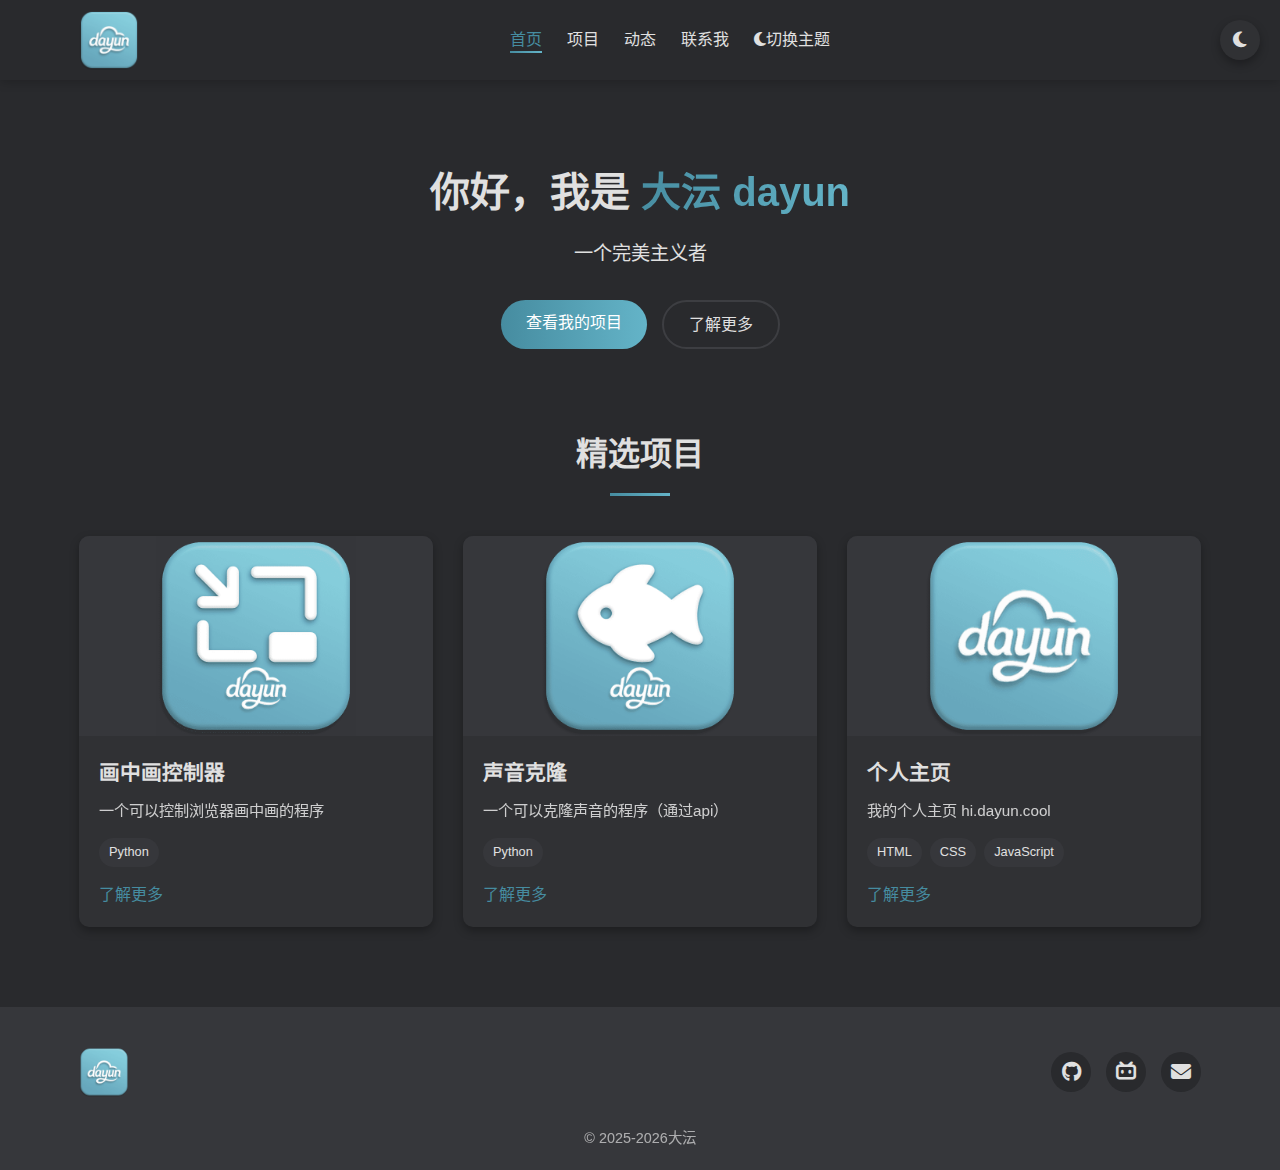
<file: index.html>
<!DOCTYPE html><html lang="zh-CN"><head><meta charset="UTF-8"><meta name="viewport" content="width=device-width, initial-scale=1.0"><meta name="description" content="大沄的个人网站 - 分享我的项目作品、技术博客和生活动态。"><title>大沄的个人主页</title><link rel="icon" href="images/logo.png" type="image/png"><script>const isDarkMode=localStorage.getItem('darkMode')===null ? true : localStorage.getItem('darkMode')==='true'; if (localStorage.getItem('darkMode')===null){ localStorage.setItem('darkMode', 'true');} if (isDarkMode){ document.documentElement.classList.add('dark-mode');} </script><link rel="stylesheet" href="css/style.css"><link rel="stylesheet" href="https://cdnjs.cloudflare.com/ajax/libs/font-awesome/6.4.0/css/all.min.css"><script type="application/ld+json">{ "@context": "https://schema.org", "@type": "Person", "name": "大沄", "url": "https://hi.dayun.cool", "image": "https://hi.dayun.cool/images/logo.png", "description": "技术爱好者", "sameAs": [ "https://github.com/dayun126", "https://space.bilibili.com/192702710" ]} </script></head><body><header><div class="container"><nav><div class="logo"><a href=""><img src="images/logo.png" alt="我的网站" class="logo-img"></a></div><ul class="nav-links"><li><a href="" class="active">首页</a></li><li><a href="projects">项目</a></li><li><a href="news">动态</a></li><li><a href="contact">联系我</a></li><li class="mobile-only"><a href="javascript:void(0);" class="theme-option"><i class="fas fa-moon"></i>切换主题</a></li></ul><div class="nav-controls"><div class="theme-toggle" data-tooltip="切换为浅色模式"><i class="fas fa-moon"></i></div><div class="menu-btn"><div class="bar"></div><div class="bar"></div><div class="bar"></div></div></div></nav></div></header><main><section class="hero"><div class="container"><div class="hero-content"><h1>你好，我是<span class="gradient-text">&nbsp;大沄 dayun</span></h1><p>一个完美主义者</p><div class="hero-buttons"><a href="projects" class="btn primary">查看我的项目</a><a href="news" class="btn secondary">了解更多</a></div></div></div></section><section class="featured"><div class="container"><h2 class="section-title">精选项目</h2><div class="cards"><div class="card" data-aos="fade-up"><div class="card-img"><img src="images/画中画控制器.png" alt="项目一"></div><div class="card-content"><h3>画中画控制器</h3><p>一个可以控制浏览器画中画的程序</p><div class="tags"><span class="tag">Python</span></div><a href="#" class="card-link">了解更多</a></div></div><div class="card" data-aos="fade-up" data-aos-delay="100"><div class="card-img"><img src="images/声音克隆.png" alt="项目二"></div><div class="card-content"><h3>声音克隆</h3><p>一个可以克隆声音的程序（通过api）</p><div class="tags"><span class="tag">Python</span></div><a href="#" class="card-link">了解更多</a></div></div><div class="card" data-aos="fade-up" data-aos-delay="200"><div class="card-img"><img src="images/logo.png" alt="项目三"></div><div class="card-content"><h3>个人主页</h3><p>我的个人主页 hi.dayun.cool</p><div class="tags"><span class="tag">HTML</span><span class="tag">CSS</span><span class="tag">JavaScript</span></div><a href="#" class="card-link">了解更多</a></div></div></div></div></section></main><footer><div class="container"><div class="footer-content"><div class="footer-logo"><a href=""><img src="images/logo.png" alt="我的网站" class="logo-img"></a></div><div class="social-links"><a href="https://github.com/dayun126" target="_blank"><i class="fab fa-github"></i></a><a href="https://space.bilibili.com/192702710" target="_blank"><i class="fa-brands fa-bilibili"></i></a><a href="javascript:void(0);" class="email-icon"><i class="fas fa-envelope"></i></a></div></div><div class="copyright">© <span id="year">2025</span>大沄 </div></div></footer><div class="email-tooltip"><div class="email-content"><span class="email-address">dayuncloud@qq.com</span><button class="copy-btn">复制</button></div></div><div class="back-to-top"><i class="fas fa-rocket"></i></div><script src="js/main.js"></script></body></html>
</file>
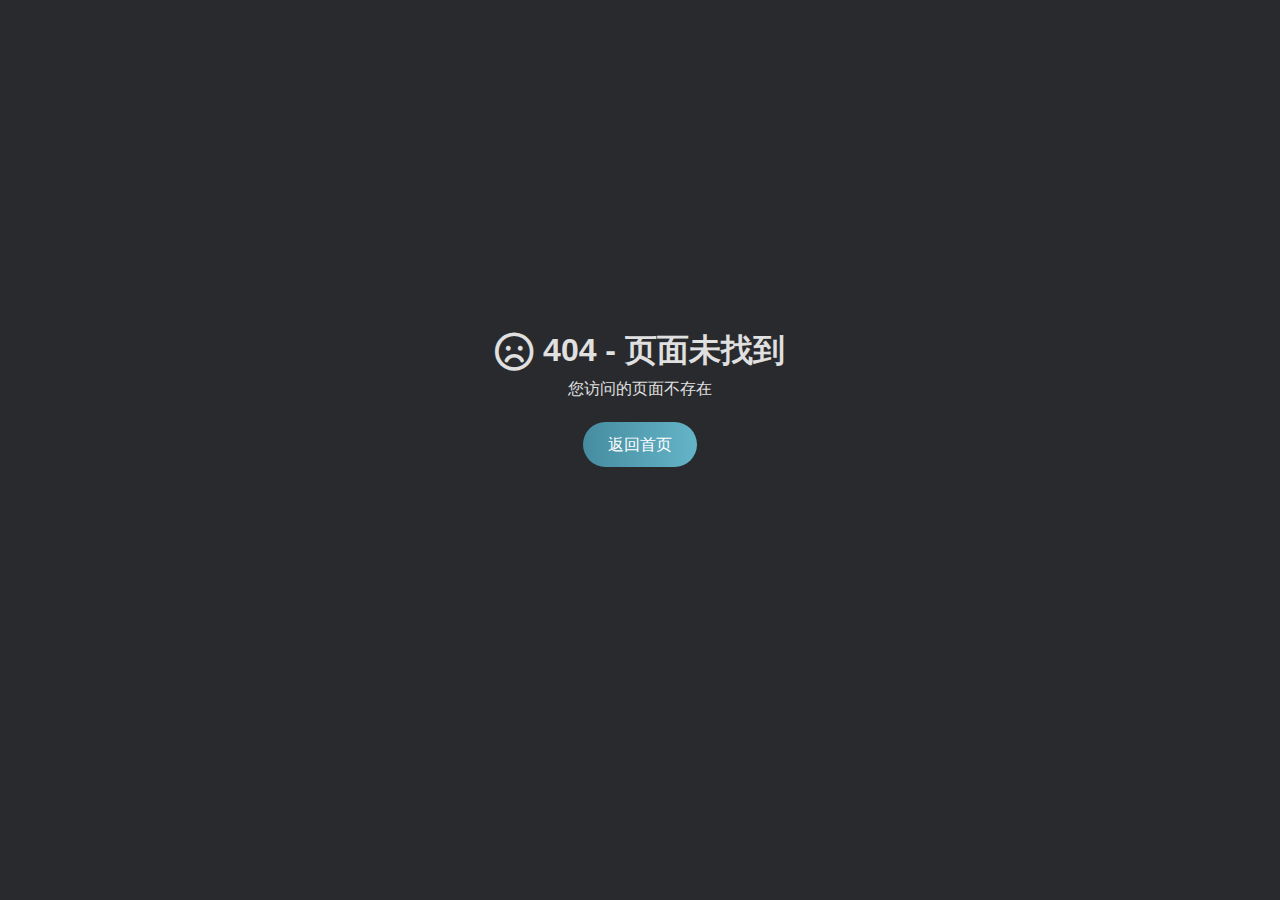
<file: 404-min.html>
<!DOCTYPE html><html lang="zh"><head><meta charset="UTF-8"><meta name="viewport" content="width=device-width, initial-scale=1.0"><title>404 页面未找到</title><link rel="stylesheet" href="/css/style.css"><link rel="stylesheet" href="https://cdnjs.cloudflare.com/ajax/libs/font-awesome/6.4.0/css/all.min.css"><style>body{ display: flex; justify-content: center; align-items: center; min-height: 88vh; margin: 0;} .container{ text-align: center;} .not-found-icon{ margin-right: 10px; vertical-align: middle; font-size: 1.2em;} .not-found-text{ margin-bottom: 20px;} </style><script>const isDarkMode=localStorage.getItem('darkMode')===null ? true : localStorage.getItem('darkMode')==='true'; if (localStorage.getItem('darkMode')===null){ localStorage.setItem('darkMode', 'true');} if (isDarkMode){ document.documentElement.classList.add('dark-mode');} </script></head><body><div class="container"><h1><i class="fa-regular fa-face-frown not-found-icon"></i>404 - 页面未找到 </h1><p class="not-found-text">您访问的页面不存在</p><p><a href="/" class="btn primary">返回首页</a></p></div></body></html>
</file>
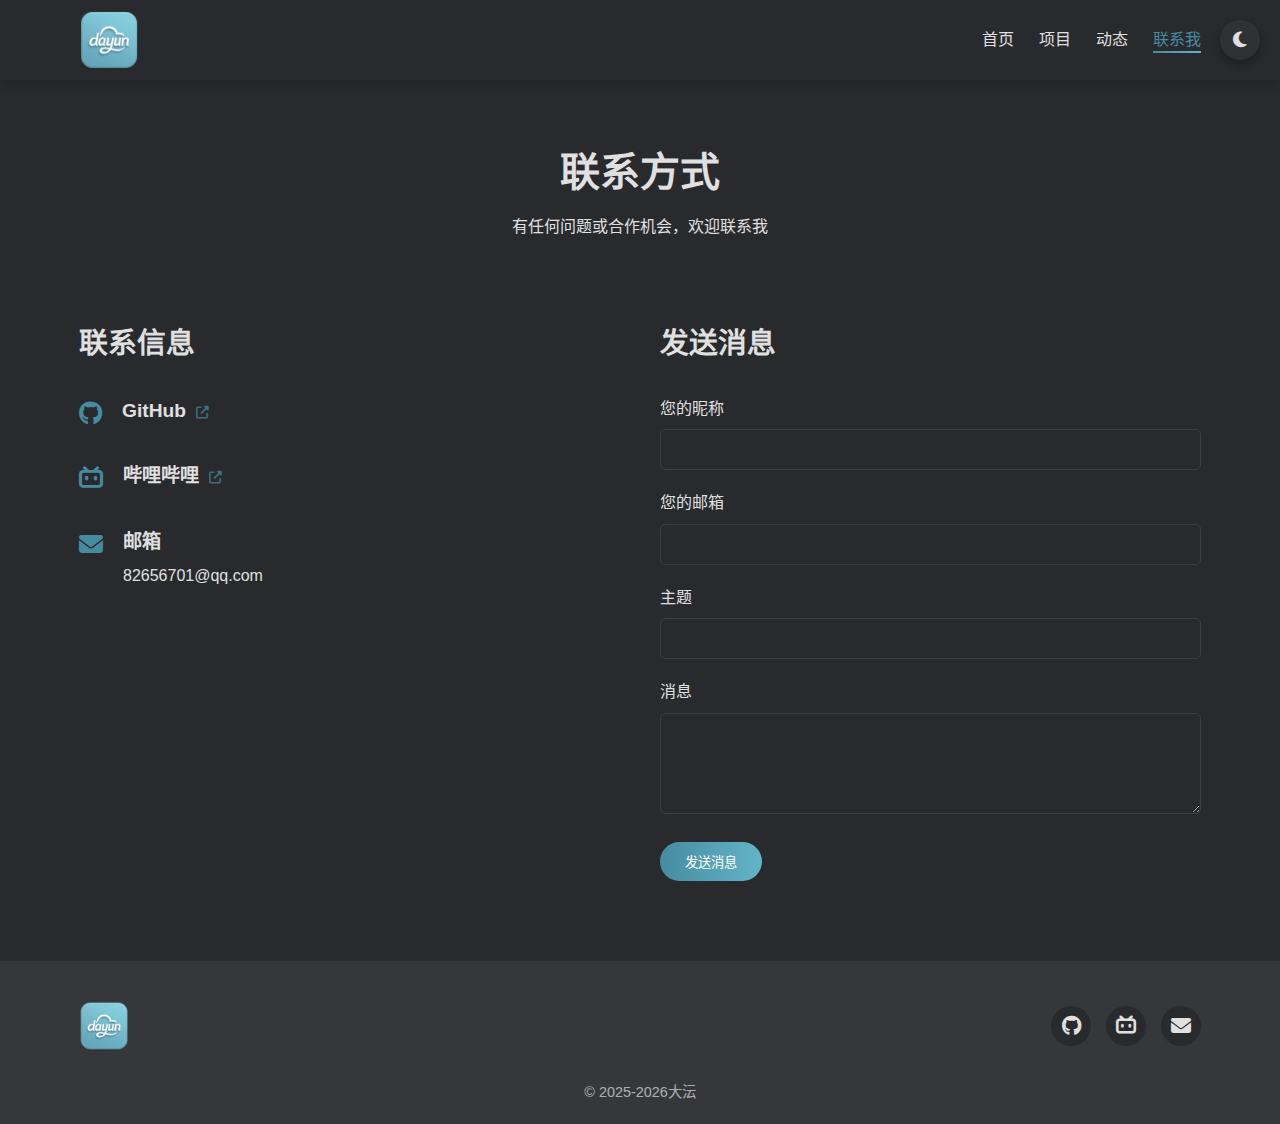
<file: contact.html>
<!DOCTYPE html><html lang="zh-CN"><head><meta charset="UTF-8"><meta name="viewport" content="width=device-width, initial-scale=1.0"><title>联系我 - 大沄</title><link rel="icon" href="images/logo.png" type="image/png"><script>const isDarkMode=localStorage.getItem('darkMode')===null ? true : localStorage.getItem('darkMode')==='true'; if (localStorage.getItem('darkMode')===null){ localStorage.setItem('darkMode', 'true');} if (isDarkMode){ document.documentElement.classList.add('dark-mode');} </script><link rel="stylesheet" href="css/style.css"><link rel="stylesheet" href="https://cdnjs.cloudflare.com/ajax/libs/font-awesome/6.4.0/css/all.min.css"></head><body><div class="theme-toggle" data-tooltip="切换为深色模式"><i class="fas fa-sun"></i></div><header><div class="container"><nav><div class="logo"><a href="./"><img src="images/logo.png" alt="我的网站" class="logo-img"></a></div><ul class="nav-links"><li><a href="./">首页</a></li><li><a href="projects">项目</a></li><li><a href="news">动态</a></li><li><a href="" class="active">联系我</a></li></ul><div class="menu-btn"><div class="bar"></div><div class="bar"></div><div class="bar"></div></div></nav></div></header><main><section class="page-header"><div class="container"><h1>联系方式</h1><p>有任何问题或合作机会，欢迎联系我</p></div></section><section class="contact"><div class="container"><div class="contact-content"><div class="contact-info"><h2>联系信息</h2><div class="contact-item"><i class="fab fa-github"></i><div><h3><a href="https://github.com/dayun126" target="_blank">GitHub <i class="fas fa-external-link-alt"></i></a></h3></div></div><div class="contact-item"><i class="fa-brands fa-bilibili"></i><div><h3><a href="https://space.bilibili.com/192702710" target="_blank">哔哩哔哩 <i class="fas fa-external-link-alt"></i></a></h3></div></div><div class="contact-item"><i class="fas fa-envelope"></i><div><h3>邮箱</h3><p>82656701@qq.com</p></div></div></div><div class="contact-form"><h2>发送消息</h2><form id="contactForm"><div class="form-group"><label for="name">您的昵称</label><input type="text" id="name" name="name" required></div><div class="form-group"><label for="email">您的邮箱</label><input type="email" id="email" name="email" required></div><div class="form-group"><label for="subject">主题</label><input type="text" id="subject" name="subject" required></div><div class="form-group"><label for="message">消息</label><textarea id="message" name="message" rows="5" required></textarea></div><button type="submit" class="btn primary">发送消息</button></form></div></div></div></section></main><footer><div class="container"><div class="footer-content"><div class="footer-logo"><a href="./"><img src="images/logo.png" alt="我的网站" class="logo-img"></a></div><div class="social-links"><a href="https://github.com/dayun126" target="_blank"><i class="fab fa-github"></i></a><a href="https://space.bilibili.com/192702710" target="_blank"><i class="fa-brands fa-bilibili"></i></a><a href="javascript:void(0);" class="email-icon"><i class="fas fa-envelope"></i></a></div></div><div class="copyright">© <span id="year">2025</span>大沄 </div></div></footer><div class="email-tooltip"><div class="email-content"><span class="email-address">82656701@qq.com</span><button class="copy-btn">复制</button></div></div><div class="back-to-top"><i class="fas fa-rocket"></i></div><script src="js/main.js"></script></body></html>
</file>
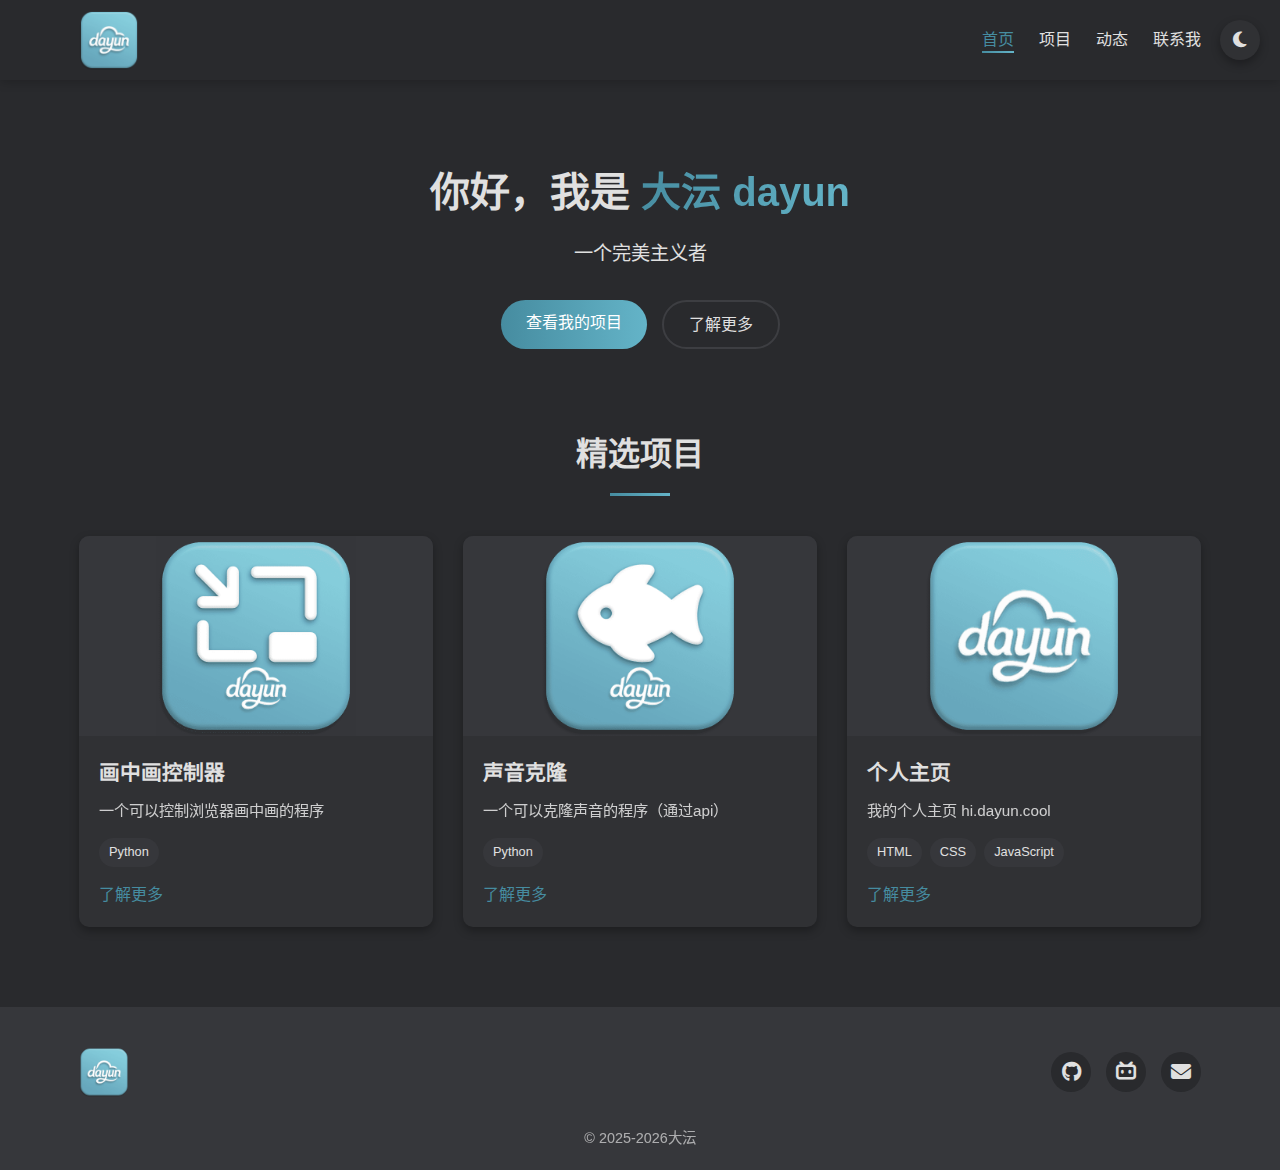
<file: index-min.html>
<!DOCTYPE html><html lang="zh-CN"><head><meta charset="UTF-8"><meta name="viewport" content="width=device-width, initial-scale=1.0"><title>大沄的个人主页（建设中）</title><link rel="icon" href="images/logo.png" type="image/png"><script>const isDarkMode=localStorage.getItem('darkMode')===null ? true : localStorage.getItem('darkMode')==='true'; if (localStorage.getItem('darkMode')===null){ localStorage.setItem('darkMode', 'true');} if (isDarkMode){ document.documentElement.classList.add('dark-mode');} </script><link rel="stylesheet" href="css/style.css"><link rel="stylesheet" href="https://cdnjs.cloudflare.com/ajax/libs/font-awesome/6.4.0/css/all.min.css"></head><body><div class="theme-toggle" data-tooltip="切换为浅色模式"><i class="fas fa-moon"></i></div><header><div class="container"><nav><div class="logo"><a href=""><img src="images/logo.png" alt="我的网站" class="logo-img"></a></div><ul class="nav-links"><li><a href="" class="active">首页</a></li><li><a href="projects">项目</a></li><li><a href="news">动态</a></li><li><a href="contact">联系我</a></li></ul><div class="menu-btn"><div class="bar"></div><div class="bar"></div><div class="bar"></div></div></nav></div></header><main><section class="hero"><div class="container"><div class="hero-content"><h1>你好，我是<span class="gradient-text">&nbsp;大沄 dayun</span></h1><p>一个完美主义者</p><div class="hero-buttons"><a href="projects" class="btn primary">查看我的项目</a><a href="news" class="btn secondary">了解更多</a></div></div></div></section><section class="featured"><div class="container"><h2 class="section-title">精选项目</h2><div class="cards"><div class="card" data-aos="fade-up"><div class="card-img"><img src="images/画中画控制器.png" alt="项目一"></div><div class="card-content"><h3>画中画控制器</h3><p>一个可以控制浏览器画中画的程序</p><div class="tags"><span class="tag">Python</span></div><a href="#" class="card-link">了解更多</a></div></div><div class="card" data-aos="fade-up" data-aos-delay="100"><div class="card-img"><img src="images/声音克隆.png" alt="项目二"></div><div class="card-content"><h3>声音克隆</h3><p>一个可以克隆声音的程序（通过api）</p><div class="tags"><span class="tag">Python</span></div><a href="#" class="card-link">了解更多</a></div></div><div class="card" data-aos="fade-up" data-aos-delay="200"><div class="card-img"><img src="images/logo.png" alt="项目三"></div><div class="card-content"><h3>个人主页</h3><p>我的个人主页 hi.dayun.cool</p><div class="tags"><span class="tag">HTML</span><span class="tag">CSS</span><span class="tag">JavaScript</span></div><a href="#" class="card-link">了解更多</a></div></div></div></div></section></main><footer><div class="container"><div class="footer-content"><div class="footer-logo"><a href=""><img src="images/logo.png" alt="我的网站" class="logo-img"></a></div><div class="social-links"><a href="https://github.com/dayun126" target="_blank"><i class="fab fa-github"></i></a><a href="https://space.bilibili.com/192702710" target="_blank"><i class="fa-brands fa-bilibili"></i></a><a href="javascript:void(0);" class="email-icon"><i class="fas fa-envelope"></i></a></div></div><div class="copyright">© <span id="year">2025</span>大沄 </div></div></footer><div class="email-tooltip"><div class="email-content"><span class="email-address">dayuncloud@qq.com</span><button class="copy-btn">复制</button></div></div><div class="back-to-top"><i class="fas fa-rocket"></i></div><script src="js/main.js"></script></body></html>
</file>
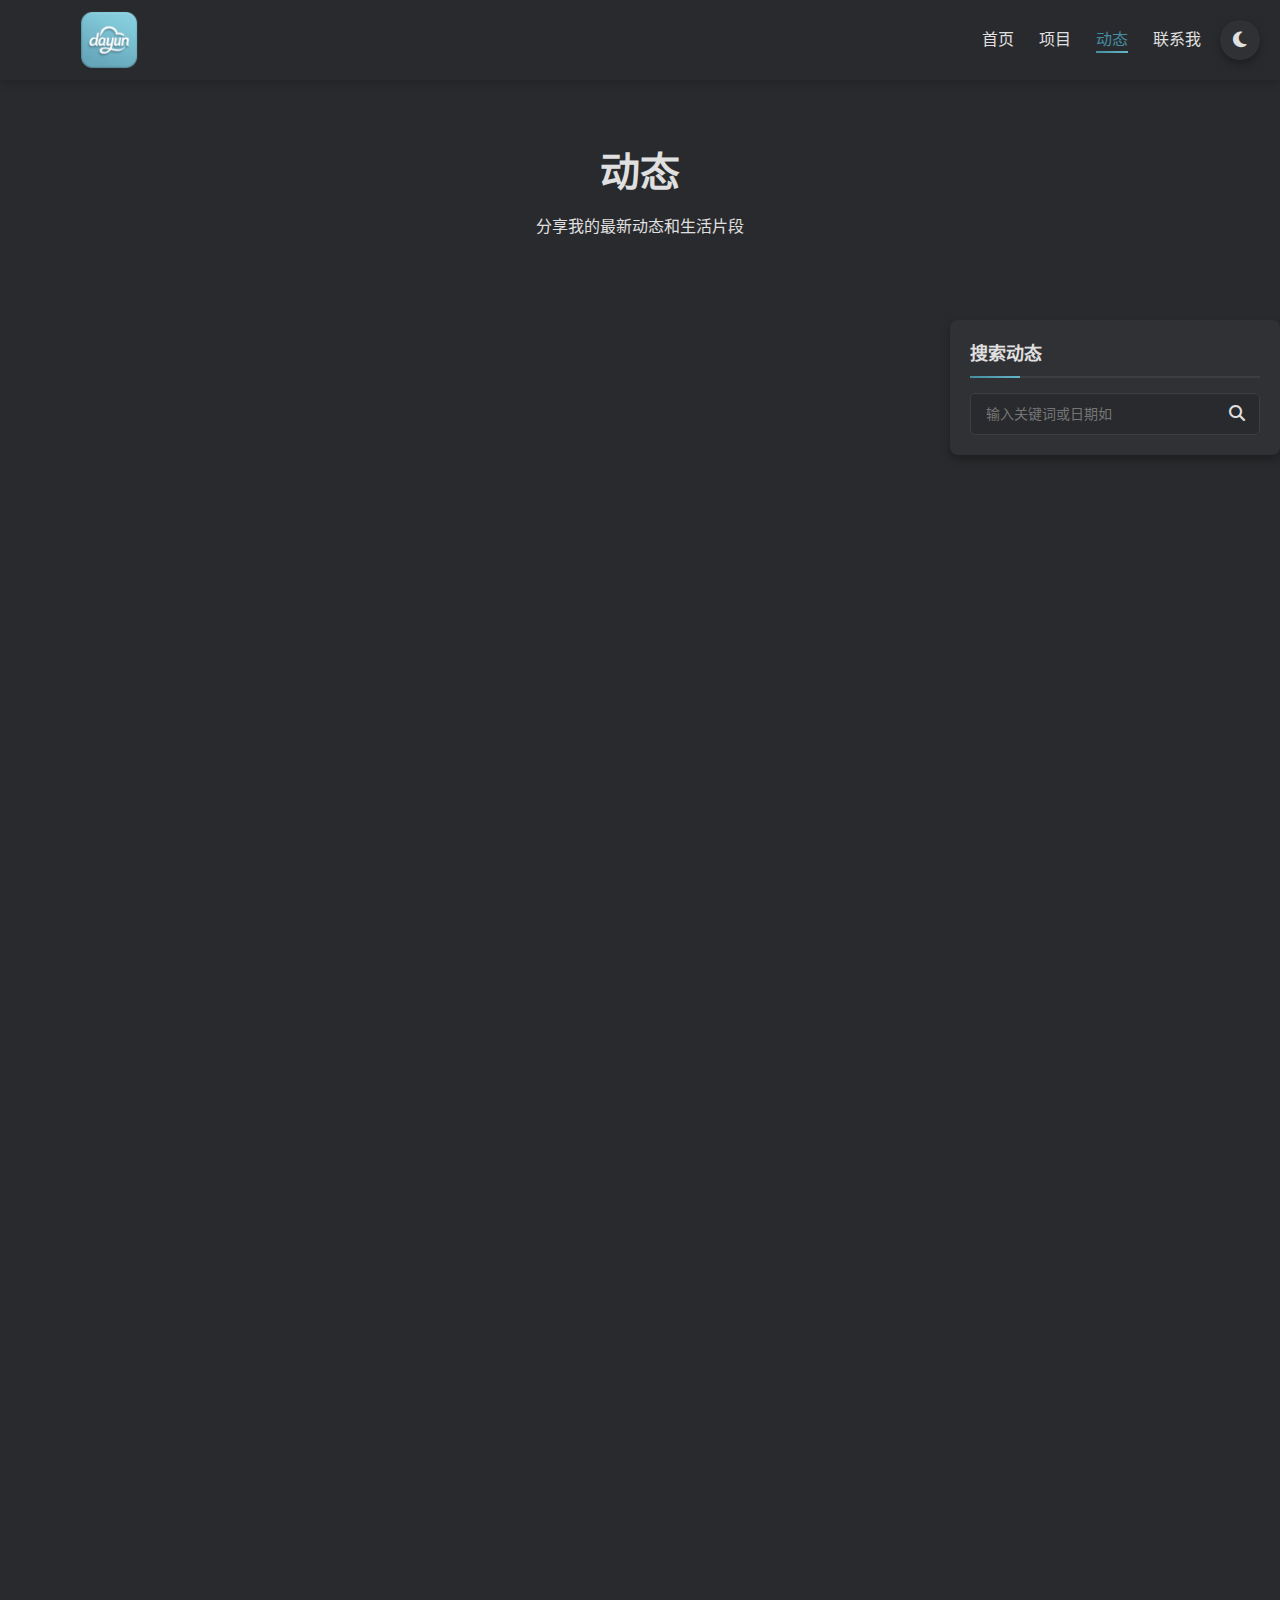
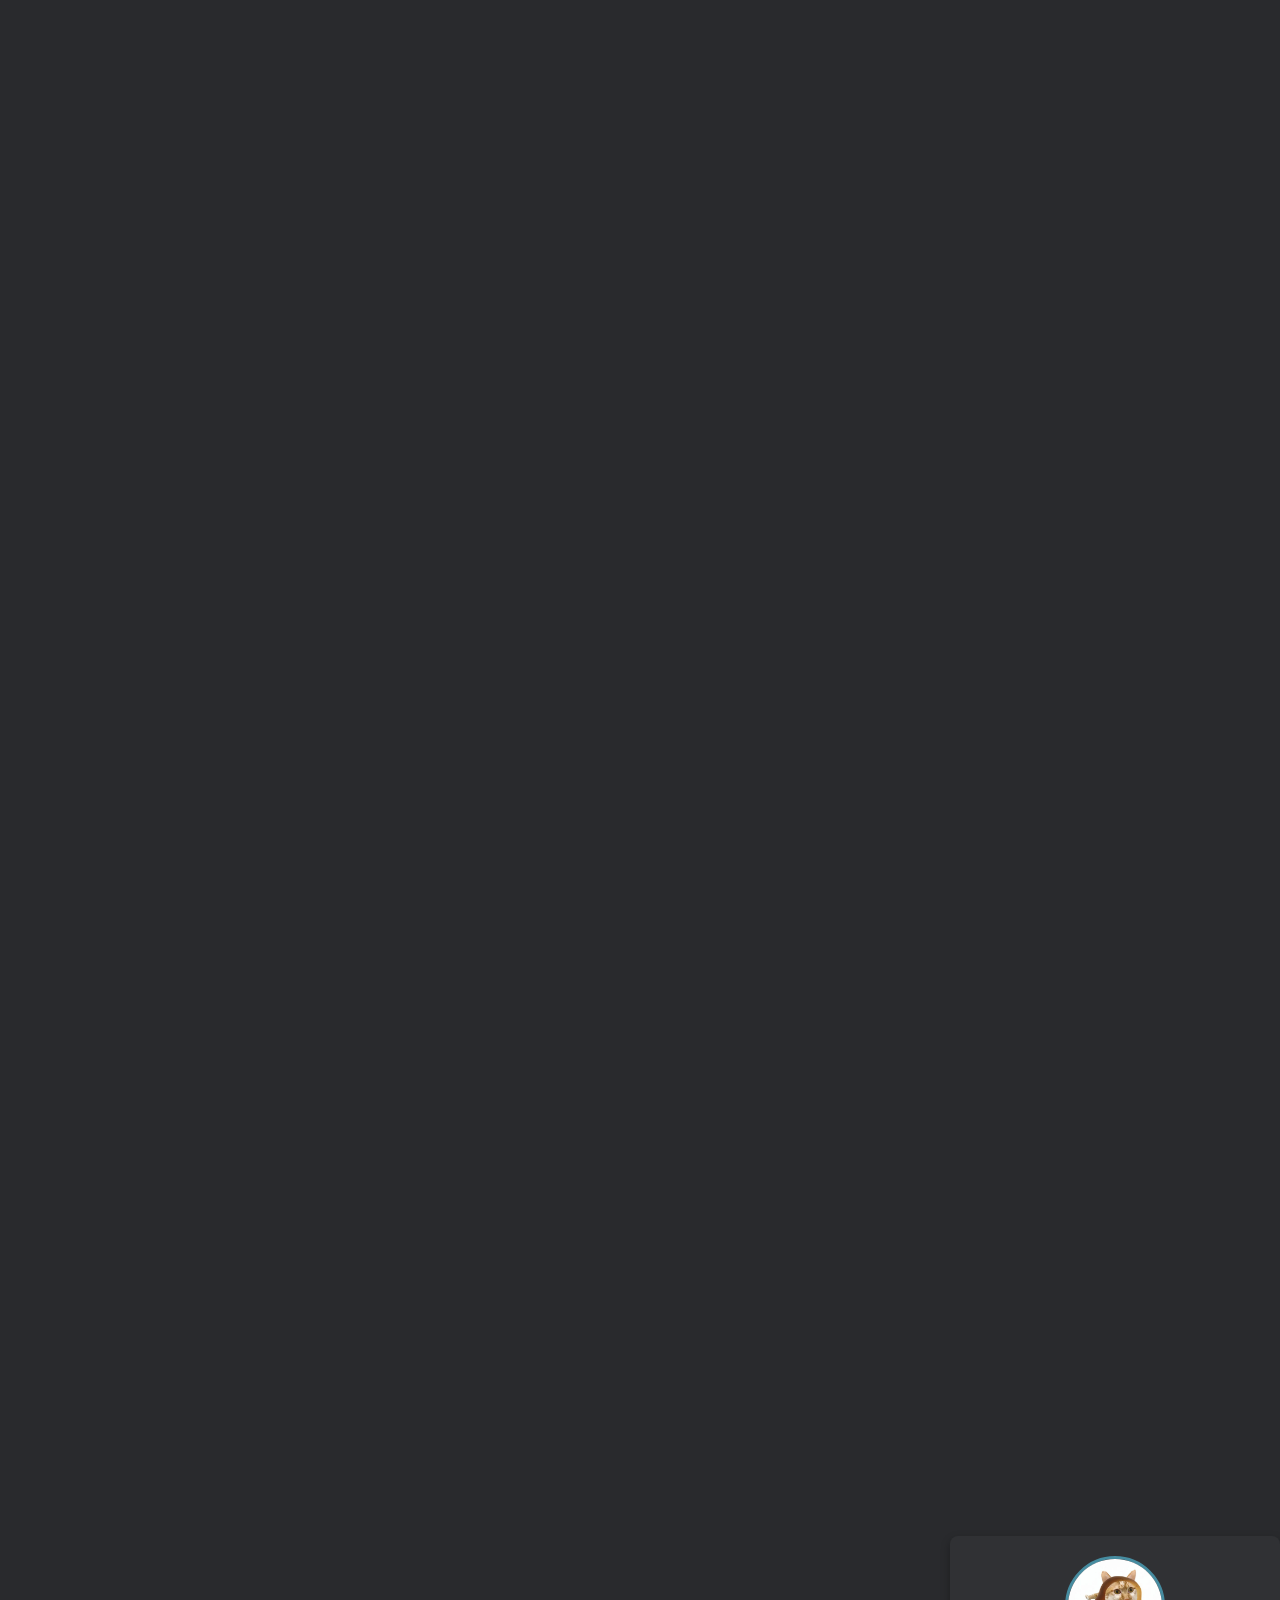
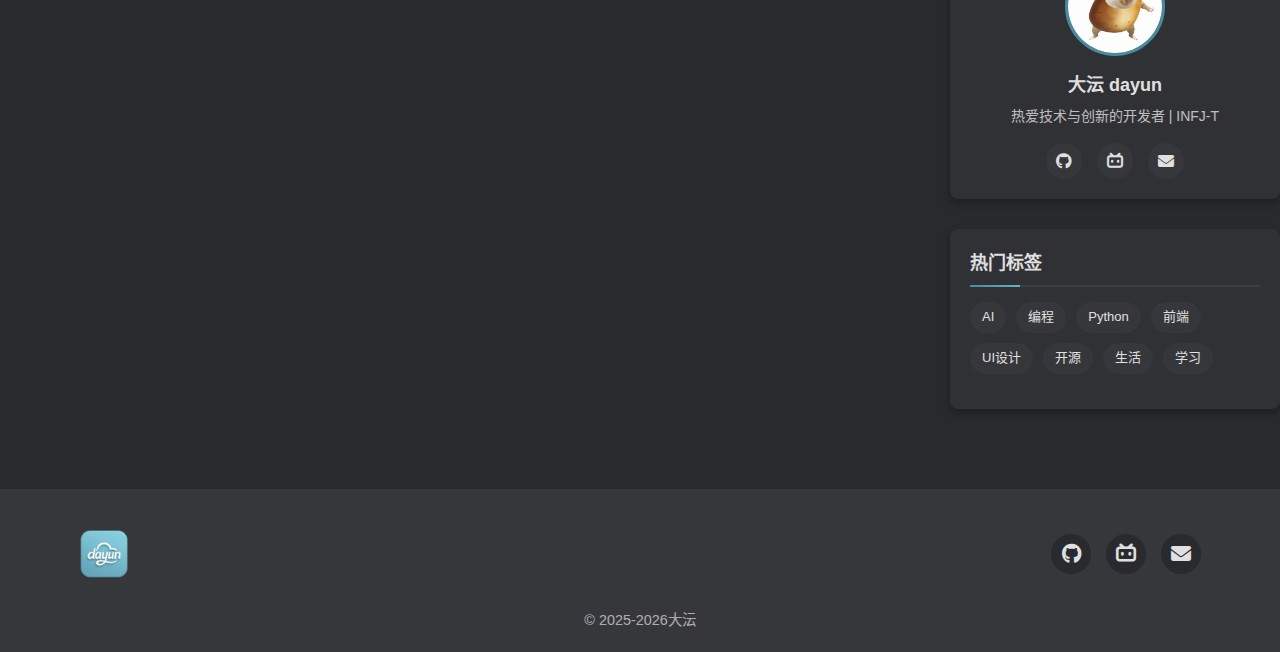
<file: news-min.html>
<!DOCTYPE html><html lang="zh-CN"><head><meta charset="UTF-8"><meta name="viewport" content="width=device-width, initial-scale=1.0"><title>动态 - 大沄</title><link rel="icon" href="images/logo.png" type="image/png"><style>.news-container{ opacity: 0; transition: opacity 0.5s ease;} .news-container.loaded{ opacity: 1;} [data-aos]{ opacity: 0; transform: translateY(20px); transition: opacity 0.7s ease-out, transform 0.7s ease-out;} .page-loader{ position: fixed; top: 0; left: 0; width: 100%; height: 100%; background: var(--bg-color, #ffffff); z-index: 9999; display: flex; justify-content: center; align-items: center; transition: opacity 0.5s ease, visibility 0.5s ease;} .page-loader.hidden{ opacity: 0; visibility: hidden;} .loader-spinner{ width: 40px; height: 40px; border: 3px solid rgba(0, 0, 0, 0.1); border-radius: 50%; border-top-color: var(--primary-gradient-start, #66a7bd); animation: spin 1s ease-in-out infinite;} @keyframes spin{ to{ transform: rotate(360deg);}} html.dark-mode .loader-spinner{ border: 3px solid rgba(255, 255, 255, 0.1); border-top-color: var(--primary-gradient-start, #468ca0);} </style><script>const isDarkMode=localStorage.getItem('darkMode')===null ? true : localStorage.getItem('darkMode')==='true'; if (localStorage.getItem('darkMode')===null){ localStorage.setItem('darkMode', 'true');} if (isDarkMode){ document.documentElement.classList.add('dark-mode');} </script><link rel="stylesheet" href="css/style.css"><link rel="stylesheet" href="https://cdnjs.cloudflare.com/ajax/libs/font-awesome/6.4.0/css/all.min.css"></head><body><div class="page-loader"><div class="loader-spinner"></div></div><div class="theme-toggle" data-tooltip="切换为浅色模式"><i class="fas fa-moon"></i></div><header><div class="container"><nav><div class="logo"><a href="./"><img src="images/logo.png" alt="我的网站" class="logo-img"></a></div><ul class="nav-links"><li><a href="./">首页</a></li><li><a href="projects">项目</a></li><li><a href="" class="active">动态</a></li><li><a href="contact">联系我</a></li></ul><div class="menu-btn"><div class="bar"></div><div class="bar"></div><div class="bar"></div></div></nav></div></header><main><section class="page-header"><div class="container"><h1>动态</h1><p>分享我的最新动态和生活片段</p></div></section><section class="news-feed"><div class="container"><div class="news-container"><div class="search-card"><h3 class="sidebar-title">搜索动态</h3><form class="search-form" id="newsSearchForm"><div class="search-input-group"><input type="text" placeholder="输入关键词或日期如"2025/5/20"搜索..." id="newsSearchInput" required><button type="submit" class="search-btn"><i class="fas fa-search"></i></button></div></form><div class="search-results" id="searchResults" style="display: none;"><h4 class="search-results-title">搜索结果：<span id="resultsCount">0</span></h4><div class="search-results-list" id="searchResultsList"></div></div></div><div id="newsItemsContainer"></div><div class="pagination" id="newsPagination"></div></div><aside class="news-sidebar"><div class="author-card"><div class="author-avatar"><img src="images/cat.jpg" alt="大沄"></div><h3 class="author-name">大沄 dayun</h3><p class="author-bio">热爱技术与创新的开发者 | INFJ-T</p><div class="author-social"><a href="https://github.com/dayun126" target="_blank"><i class="fab fa-github"></i></a><a href="https://space.bilibili.com/192702710" target="_blank"><i class="fa-brands fa-bilibili"></i></a><a href="javascript:void(0);" class="email-icon"><i class="fas fa-envelope"></i></a></div></div><div class="tag-cloud"><h3 class="sidebar-title">热门标签</h3><div class="tags"><a href="#" class="tag">AI</a><a href="#" class="tag">编程</a><a href="#" class="tag">Python</a><a href="#" class="tag">前端</a><a href="#" class="tag">UI设计</a><a href="#" class="tag">开源</a><a href="#" class="tag">生活</a><a href="#" class="tag">学习</a></div></div></aside></div></section></main><footer><div class="container"><div class="footer-content"><div class="footer-logo"><a href="./"><img src="images/logo.png" alt="我的网站" class="logo-img"></a></div><div class="social-links"><a href="https://github.com/dayun126" target="_blank"><i class="fab fa-github"></i></a><a href="https://space.bilibili.com/192702710" target="_blank"><i class="fa-brands fa-bilibili"></i></a><a href="javascript:void(0);" class="email-icon"><i class="fas fa-envelope"></i></a></div></div><div class="copyright">© <span id="year">2025</span>大沄 </div></div></footer><div class="email-tooltip"><div class="email-content"><span class="email-address">dayuncloud@qq.com</span><button class="copy-btn">复制</button></div></div><div class="back-to-top"><i class="fas fa-rocket"></i></div><script src="js/main.js"></script><script>document.addEventListener('DOMContentLoaded', function(){ const newsContainer=document.querySelector('.news-container'); const newsItemsContainer=document.getElementById('newsItemsContainer'); const pageLoader=document.querySelector('.page-loader'); const paginationContainer=document.getElementById('newsPagination'); const searchForm=document.getElementById('newsSearchForm'); const searchInput=document.getElementById('newsSearchInput'); const searchResults=document.getElementById('searchResults'); const searchResultsList=document.getElementById('searchResultsList'); const resultsCount=document.getElementById('resultsCount'); let allNewsData=[]; let loadedNewsData=[]; let loadedPages=new Set(); const ITEMS_PER_PAGE=5; let currentPage=1; let totalPages=0; const PRELOAD_PAGES=2; if (!newsContainer){ console.error('找不到新闻容器元素(.news-container)'); return;} if (!newsItemsContainer){ console.error('找不到新闻项目容器元素(#newsItemsContainer)'); return;} console.log('开始加载动态数据...'); const defaultNewsData=[ { "title": "以下均为默认内容", "image": "images/logo.png", "text": "如果您看到这条内容，说明news_data.json文件加载失败。请确保您通过HTTP服务器访问此页面，而不是直接打开HTML文件。", "tags": ["提示"], "link": "#", "date": "2023/1/1"} ]; function initialLoad(){ fetch('news_data.json') .then(response=>{ if (!response.ok){ throw new Error(`HTTP 错误: ${response.status}`);} console.log('成功获取news_data.json'); return response.json();}) .then(data=>{ console.log('成功解析JSON数据:', data.length + '条动态'); allNewsData=data; totalPages=Math.ceil(data.length / ITEMS_PER_PAGE); for (let i=1; i <=Math.min(PRELOAD_PAGES, totalPages); i++){ loadPageData(i);} renderNewsItems(currentPage); renderPagination(totalPages, currentPage); initSearch();}) .catch(error=>{ console.error('加载动态数据时出错:', error); newsContainer.innerHTML +=` <div style="padding: 20px; color: #ff6b6b; background: rgba(255,107,107,0.1); border-radius: 8px; margin-top: 20px; margin-bottom: 20px;"><h3>加载动态数据时发生错误</h3><p>${error.message}</p><p>可能原因：通过文件系统直接打开HTML文件时，浏览器安全限制阻止了加载本地JSON文件。</p><p>解决方法：请通过HTTP服务器访问该页面，例如使用Python的内置服务器：<code>python -m http.server</code></p><p>现在将显示默认内容。</p></div>`; allNewsData=defaultNewsData; loadedNewsData=defaultNewsData.slice(); loadedPages.add(1); renderNewsItems(1); initSearch();}) .finally(()=>{ setTimeout(()=>{ if (pageLoader){ pageLoader.classList.add('hidden'); setTimeout(()=>{ pageLoader.style.display='none';}, 500);} newsContainer.classList.add('loaded');}, 300);});} function loadPageData(page){ if (loadedPages.has(page)){ return Promise.resolve(getPageData(page));} const startIndex=(page - 1) * ITEMS_PER_PAGE; const endIndex=Math.min(startIndex + ITEMS_PER_PAGE, allNewsData.length); const pageData=allNewsData.slice(startIndex, endIndex); for (let i=0; i < pageData.length; i++){ loadedNewsData[startIndex + i]=pageData[i];} loadedPages.add(page); console.log(`第${page}页数据已加载`); return Promise.resolve(pageData);} function getPageData(page){ const startIndex=(page - 1) * ITEMS_PER_PAGE; const endIndex=Math.min(startIndex + ITEMS_PER_PAGE, loadedNewsData.length); return loadedNewsData.slice(startIndex, endIndex);} function preloadNextPage(currentPage){ const nextPage=currentPage + 1; if (nextPage <=totalPages && !loadedPages.has(nextPage)){ console.log(`预加载第${nextPage}页数据...`); loadPageData(nextPage);} if (currentPage===1 && totalPages >2 && !loadedPages.has(3)){ console.log(`预加载第3页数据...`); loadPageData(3);}} function renderPagination(totalPages, currentPage){ if (!paginationContainer) return; paginationContainer.innerHTML=''; if (totalPages <=1){ paginationContainer.style.display='none'; return;} else{ paginationContainer.style.display='flex';} const prevBtn=document.createElement('div'); prevBtn.className=`pagination-btn ${currentPage===1 ? 'disabled' : ''}`; prevBtn.innerHTML='<i class="fas fa-chevron-left"></i>'; if (currentPage >1){ prevBtn.addEventListener('click', ()=>{ currentPage--; renderNewsItems(currentPage); renderPagination(totalPages, currentPage); window.scrollTo({ top: 0, behavior: 'smooth'});});} paginationContainer.appendChild(prevBtn); let startPage=Math.max(1, currentPage - 2); let endPage=Math.min(totalPages, startPage + 4); if (endPage - startPage < 4){ startPage=Math.max(1, endPage - 4);} if (startPage >1){ const firstPageBtn=document.createElement('div'); firstPageBtn.className='pagination-btn'; firstPageBtn.textContent='1'; firstPageBtn.addEventListener('click', ()=>{ currentPage=1; renderNewsItems(currentPage); renderPagination(totalPages, currentPage); window.scrollTo({ top: 0, behavior: 'smooth'});}); paginationContainer.appendChild(firstPageBtn); if (startPage >2){ const ellipsis=document.createElement('div'); ellipsis.className='pagination-ellipsis'; ellipsis.innerHTML='...'; paginationContainer.appendChild(ellipsis);}} for (let i=startPage; i <=endPage; i++){ const pageBtn=document.createElement('div'); pageBtn.className=`pagination-btn ${i===currentPage ? 'active' : ''}`; pageBtn.textContent=i; if (i !==currentPage){ pageBtn.addEventListener('click', ()=>{ currentPage=i; if (!loadedPages.has(currentPage)){ newsContainer.classList.remove('loaded'); loadPageData(currentPage).then(()=>{ renderNewsItems(currentPage); renderPagination(totalPages, currentPage); preloadNextPage(currentPage); newsContainer.classList.add('loaded');});} else{ renderNewsItems(currentPage); renderPagination(totalPages, currentPage); preloadNextPage(currentPage);} window.scrollTo({ top: 0, behavior: 'smooth'});});} paginationContainer.appendChild(pageBtn);} if (endPage < totalPages){ if (endPage < totalPages - 1){ const ellipsis=document.createElement('div'); ellipsis.className='pagination-ellipsis'; ellipsis.innerHTML='...'; paginationContainer.appendChild(ellipsis);} const lastPageBtn=document.createElement('div'); lastPageBtn.className='pagination-btn'; lastPageBtn.textContent=totalPages; lastPageBtn.addEventListener('click', ()=>{ currentPage=totalPages; if (!loadedPages.has(currentPage)){ newsContainer.classList.remove('loaded'); loadPageData(currentPage).then(()=>{ renderNewsItems(currentPage); renderPagination(totalPages, currentPage); newsContainer.classList.add('loaded');});} else{ renderNewsItems(currentPage); renderPagination(totalPages, currentPage);} window.scrollTo({ top: 0, behavior: 'smooth'});}); paginationContainer.appendChild(lastPageBtn);} const nextBtn=document.createElement('div'); nextBtn.className=`pagination-btn ${currentPage===totalPages ? 'disabled' : ''}`; nextBtn.innerHTML='<i class="fas fa-chevron-right"></i>'; if (currentPage < totalPages){ nextBtn.addEventListener('click', ()=>{ currentPage++; if (!loadedPages.has(currentPage)){ newsContainer.classList.remove('loaded'); loadPageData(currentPage).then(()=>{ renderNewsItems(currentPage); renderPagination(totalPages, currentPage); preloadNextPage(currentPage); newsContainer.classList.add('loaded');});} else{ renderNewsItems(currentPage); renderPagination(totalPages, currentPage); preloadNextPage(currentPage);} window.scrollTo({ top: 0, behavior: 'smooth'});});} paginationContainer.appendChild(nextBtn);} function initSearch(){ searchForm.addEventListener('submit', function(e){ e.preventDefault(); const searchTerm=searchInput.value.trim().toLowerCase(); if (searchTerm.length < 1){ searchResults.style.display='none'; return;} const results=performSearch(searchTerm, allNewsData); displaySearchResults(results, searchTerm);}); searchInput.addEventListener('input', function(){ const searchTerm=this.value.trim().toLowerCase(); if (searchTerm.length < 1){ searchResults.style.display='none'; return;} const results=performSearch(searchTerm, allNewsData); displaySearchResults(results, searchTerm);});} function performSearch(searchTerm, data){ return data.filter(item=>{ const titleMatch=item.title.toLowerCase().includes(searchTerm); const textMatch=item.text.toLowerCase().includes(searchTerm); const tagsMatch=item.tags.some(tag=>tag.toLowerCase().includes(searchTerm) ); const dateMatch=item.date.toLowerCase().includes(searchTerm); return titleMatch || textMatch || tagsMatch || dateMatch;});} function displaySearchResults(results, searchTerm){ resultsCount.textContent=results.length; searchResultsList.innerHTML=''; if (results.length===0){ searchResultsList.innerHTML=`<div class="search-no-results">没有找到与"${searchTerm}"相关的内容</div>`;} else{ results.forEach(item=>{ const resultItem=document.createElement('div'); resultItem.className='search-result-item'; const contentPreview=item.text.length >100 ? item.text.substring(0, 100) + '...' : item.text; const highlightedTitle=item.title.replace( new RegExp(searchTerm, 'gi'), match=>`<span class="highlight">${match}</span>` ); const highlightedPreview=contentPreview.replace( new RegExp(searchTerm, 'gi'), match=>`<span class="highlight">${match}</span>` ); const highlightedTags=item.tags.map(tag=>{ if (tag.toLowerCase().includes(searchTerm.toLowerCase())){ return `<span class="search-result-tag highlight">${tag}</span>`;} else{ return `<span class="search-result-tag">${tag}</span>`;}}).join(''); resultItem.innerHTML=` <a href="${item.link}" ${item.link.startsWith('http') ? 'target="_blank" rel="noopener noreferrer"' : ''}><h3 class="result-title">${highlightedTitle}</h3><p class="result-preview">${highlightedPreview}</p><div class="result-footer"><div class="result-tags">${highlightedTags}</div><div class="result-date">${item.date}</div></div></a>`; resultItem.addEventListener('click', function(e){ if (item.link==='#'){ e.preventDefault(); console.log('此文章暂无详情页面');}}); searchResultsList.appendChild(resultItem);});} searchResults.style.display='block';} function renderNewsItems(page){ const existingItems=newsItemsContainer.querySelectorAll('.news-item'); existingItems.forEach(item=>item.remove()); const fragment=document.createDocumentFragment(); const currentPageData=getPageData(page); currentPageData.forEach((newsItem, index)=>{ console.log(`正在渲染第${(page - 1) * ITEMS_PER_PAGE + index + 1}条动态: ${newsItem.title}`); const article=document.createElement('article'); article.classList.add('news-item'); article.setAttribute('data-aos', 'fade-up'); const delays=[0, 100, 200, 300]; const delay=delays[index % delays.length]; if (delay >0){ article.setAttribute('data-aos-delay', delay.toString());} const tagsHtml=newsItem.tags.map(tag=>`<span class="tag">${tag}</span>`).join(''); article.innerHTML=` <div class="news-content"><h2 class="news-title">${newsItem.title}</h2><div class="news-image"><img src="${newsItem.image}" alt="${newsItem.title}" loading="lazy"></div><p class="news-text">${newsItem.text}</p><div class="news-tags">${tagsHtml} </div><div class="news-footer"><a href="${newsItem.link}" class="news-link" ${newsItem.link.startsWith('http') ? 'target="_blank" rel="noopener noreferrer"' : ''}>阅读更多 <i class="fas fa-arrow-right"></i></a><div class="news-date-small">${newsItem.date}</div></div></div>`; fragment.appendChild(article); console.log(`第${(page - 1) * ITEMS_PER_PAGE + index + 1}条动态已渲染就绪`);}); newsItemsContainer.appendChild(fragment); console.log('当前页动态加载完成'); const newsLinks=newsItemsContainer.querySelectorAll('.news-link'); newsLinks.forEach(link=>{ link.addEventListener('click', function(e){ if (this.getAttribute('href')==='#'){ e.preventDefault(); console.log('此文章暂无详情页面');} console.log('链接点击：', this.getAttribute('href'));});}); window.dispatchEvent(new Event('scroll')); setTimeout(()=>{ window.dispatchEvent(new Event('scroll'));}, 50);} initialLoad();}); window.addEventListener('load', function(){ const pageLoader=document.querySelector('.page-loader'); if (pageLoader && !pageLoader.classList.contains('hidden')){ pageLoader.classList.add('hidden'); setTimeout(()=>{ pageLoader.style.display='none';}, 500);}}); </script></body></html>
</file>
<file: css/style.css>
:root{--bg-color:#FFFFFF;--text-color:#333333;--primary-gradient-start:rgb(102,167,189);--primary-gradient-end:rgb(134,206,221);--secondary-color:#f0f0f0;--card-bg:#ffffff;--card-shadow:0 4px 10px rgba(0,0,0,.1);--header-shadow:0 2px 10px rgba(0,0,0,.05);--border-color:#eaeaea}html.dark-mode,.dark-mode{--bg-color:rgb(41,42,45);--text-color:#E0E0E0;--primary-gradient-start:rgb(70,140,160);--primary-gradient-end:rgb(100,180,200);--secondary-color:rgb(54,55,59);--card-bg:rgb(48,49,52);--card-shadow:0 4px 10px rgba(0,0,0,.3);--header-shadow:0 2px 10px rgba(0,0,0,.2);--border-color:rgb(61,62,66)}html{background-color:var(--bg-color);transition:background-color .3s ease}*{margin:0;padding:0;box-sizing:border-box}body{font-family:'Inter','Poppins',-apple-system,BlinkMacSystemFont,'Segoe UI',Roboto,Oxygen,Ubuntu,Cantarell,'Open Sans','Helvetica Neue',sans-serif;background-color:var(--bg-color);color:var(--text-color);line-height:1.6;transition:background-color .3s ease,color .3s ease}.container{width:90%;max-width:1200px;margin:0 auto;padding:0 15px}a{color:var(--text-color);text-decoration:none;transition:all .3s ease}ul{list-style:none}img{max-width:100%;height:auto;display:block}.theme-toggle{position:absolute;top:20px;right:20px;width:40px;height:40px;background-color:var(--card-bg);border-radius:50%;display:flex;align-items:center;justify-content:center;cursor:pointer;z-index:1000;box-shadow:var(--card-shadow);transition:transform .3s ease}.theme-toggle::before{content:attr(data-tooltip);position:absolute;bottom:-40px;right:0;background-color:var(--card-bg);color:var(--text-color);padding:5px 10px;border-radius:5px;font-size:12px;white-space:nowrap;box-shadow:var(--card-shadow);opacity:0;visibility:hidden;transition:opacity .2s ease,visibility .2s ease}.theme-toggle:hover::before{opacity:1;visibility:visible}.theme-toggle i{font-size:18px;color:var(--text-color);transition:color .3s ease}.theme-toggle:hover{transform:scale(1.1)}header{background-color:var(--bg-color);z-index:100;box-shadow:var(--header-shadow)}nav{display:flex;justify-content:space-between;align-items:center;height:80px}.logo{display:flex;align-items:center}.logo-img{height:60px;width:auto;display:block}.nav-links{display:flex;gap:25px}.nav-links a{font-weight:500;position:relative;padding-bottom:5px}.nav-links a:hover,.nav-links a.active{color:var(--primary-gradient-start)}.nav-links a.active::after{content:'';position:absolute;bottom:0;left:0;width:100%;height:2px;background:linear-gradient(90deg,var(--primary-gradient-start),var(--primary-gradient-end))}.menu-btn{display:none;flex-direction:column;justify-content:space-between;width:25px;height:20px;cursor:pointer;z-index:101}.bar{height:3px;width:100%;background-color:var(--text-color);border-radius:3px;transition:all .3s ease}.bar.active:nth-child(1){transform:translateY(8px) rotate(45deg)}.bar.active:nth-child(2){opacity:0}.bar.active:nth-child(3){transform:translateY(-8px) rotate(-45deg)}.hero{padding:80px 0;text-align:center}.hero-content h1{font-size:2.5rem;margin-bottom:15px;font-weight:700}.gradient-text{background:linear-gradient(90deg,var(--primary-gradient-start),var(--primary-gradient-end));-webkit-background-clip:text;-webkit-text-fill-color:transparent;background-clip:text}.hero-content p{font-size:1.2rem;margin-bottom:30px;max-width:600px;margin-left:auto;margin-right:auto}.hero-buttons{display:flex;justify-content:center;gap:15px}.btn{padding:10px 25px;border-radius:50px;font-weight:500;transition:all .3s ease;cursor:pointer;display:inline-block;text-align:center}.btn.primary{background:linear-gradient(90deg,var(--primary-gradient-start),var(--primary-gradient-end));color:white;border:none}.btn.secondary{background:transparent;border:2px solid var(--border-color)}.btn:hover{transform:translateY(-3px);box-shadow:0 5px 15px rgba(0,0,0,.1)}.btn.primary:hover{box-shadow:0 5px 15px rgba(102,167,189,.4)}.section-title{text-align:center;margin-bottom:40px;font-size:2rem;font-weight:700;position:relative;padding-bottom:15px}.section-title::after{content:'';position:absolute;bottom:0;left:50%;transform:translateX(-50%);width:60px;height:3px;background:linear-gradient(90deg,var(--primary-gradient-start),var(--primary-gradient-end))}.cards{display:grid;grid-template-columns:repeat(auto-fill,minmax(300px,1fr));gap:30px;margin:20px 0}.card{background-color:var(--card-bg);border-radius:10px;overflow:hidden;box-shadow:var(--card-shadow);transition:all .3s ease}.card:hover{transform:translateY(-5px);box-shadow:0 10px 20px rgba(0,0,0,.15)}.card-img{height:200px;overflow:hidden;position:relative;background-color:var(--secondary-color)}.card-img img{position:absolute;top:50%;left:50%;transform:translate(-50%,-50%);width:100%;height:100%;object-fit:contain;transition:transform .5s ease}.card:hover .card-img img{transform:translate(-50%,-50%) scale(1.05)}.card-content{padding:20px}.card-content h3{margin-bottom:10px;font-size:1.3rem}.card-content p{margin-bottom:15px;font-size:.95rem;color:var(--text-color);opacity:.9}.tags{display:flex;flex-wrap:wrap;gap:8px;margin-bottom:15px}.tag{font-size:.8rem;background-color:var(--secondary-color);padding:4px 10px;border-radius:50px;color:var(--text-color)}.card-link{display:inline-block;font-weight:500;color:var(--primary-gradient-start);position:relative;transition:all .3s ease}.card-link::after{content:'';position:absolute;bottom:-2px;left:0;width:0;height:2px;background:linear-gradient(90deg,var(--primary-gradient-start),var(--primary-gradient-end));transition:width .3s ease}.card-link:hover::after{width:100%}.page-header{padding:60px 0 40px;text-align:center}.page-header h1{font-size:2.5rem;margin-bottom:10px}.filter-bar{margin:20px 0 40px}.filters{display:flex;justify-content:center;flex-wrap:wrap;gap:15px}.filter-btn{padding:8px 20px;background-color:var(--secondary-color);border:none;border-radius:50px;cursor:pointer;font-size:.9rem;transition:all .3s ease}.filter-btn.active,.filter-btn:hover{background:linear-gradient(90deg,var(--primary-gradient-start),var(--primary-gradient-end));color:white}.contact-content{display:grid;grid-template-columns:1fr 1fr;gap:40px;margin:40px 0}.contact-info h2,.contact-form h2{margin-bottom:30px;font-size:1.8rem}.contact-item{display:flex;align-items:flex-start;margin-bottom:30px}.contact-item i{font-size:24px;color:var(--primary-gradient-start);margin-right:20px;margin-top:5px}.contact-item h3{margin-bottom:5px;font-size:1.2rem}.contact-item h3 a i{font-size:.8rem;margin-left:5px;opacity:.7;transition:all .3s ease}.contact-item h3 a:hover i{opacity:1;transform:translateX(2px)}.form-group{margin-bottom:20px}.form-group label{display:block;margin-bottom:8px;font-weight:500}.form-group input,.form-group textarea{width:100%;padding:12px 15px;border:1px solid var(--border-color);border-radius:5px;background-color:var(--bg-color);color:var(--text-color);transition:all .3s ease}.form-group textarea{resize:vertical;transition:none}.form-group input:focus,.form-group textarea:focus{outline:none;border-color:var(--primary-gradient-start);box-shadow:0 0 0 2px rgba(134,206,221,.2)}footer{background-color:var(--secondary-color);padding:40px 0 20px;margin-top:80px}.footer-content{display:flex;justify-content:space-between;align-items:center;margin-bottom:30px}.footer-logo{display:flex;align-items:center}.footer-logo .logo-img{height:50px;width:auto}.social-links{display:flex;gap:15px}.social-links a{width:40px;height:40px;border-radius:50%;background-color:var(--bg-color);display:flex;align-items:center;justify-content:center;transition:all .3s ease}.social-links a i{font-size:20px;color:var(--text-color);transition:all .3s ease}.social-links a:hover{transform:translateY(-3px);background:linear-gradient(90deg,var(--primary-gradient-start),var(--primary-gradient-end))}.social-links a:hover i{color:white}.copyright{text-align:center;font-size:.9rem;color:var(--text-color);opacity:.7}@media (max-width:992px){.contact-content{grid-template-columns:1fr}.news-feed>.container{grid-template-columns:1fr}.news-sidebar{margin-top:40px}}@media (max-width:768px){.theme-toggle{display:none}.nav-links{position:fixed;top:70px;left:0;width:100%;background-color:var(--bg-color);flex-direction:column;align-items:center;padding:20px 0;box-shadow:var(--header-shadow);transform:translateY(-200%);transition:transform .3s ease;z-index:99}.nav-links.show{transform:translateY(0)}.menu-btn{display:flex}.hero-content h1{font-size:2rem}.section-title{font-size:1.8rem}.news-feed{margin:30px 0}.news-container .search-card{margin-bottom:20px}.news-item{flex-direction:column}.news-date{display:none}.news-title{margin-top:-20px;padding:10px 15px;font-size:18px}.news-date-small{font-size:11px}.news-footer{flex-wrap:nowrap;gap:5px}}@media (max-width:576px){.hero{padding:60px 0}.hero-buttons{flex-direction:column;width:80%;margin:0 auto}.btn{width:100%}.card{max-width:320px;margin:0 auto}.news-container .news-item .news-image img{height:160px!important}.news-content{padding:15px}.news-title{margin-left:-15px;margin-right:-15px;width:calc(100% + 30px)}}@media (max-width:380px){.news-footer{flex-direction:row;flex-wrap:nowrap}.news-date-small{margin-top:0;font-size:10px}.news-link{font-size:12px}.news-link i{font-size:10px}}[data-aos]{opacity:0;transform:translateY(30px);transition:opacity .8s ease,transform .8s ease}[data-aos].aos-animate{opacity:1;transform:translateY(0)}.email-tooltip{position:fixed;bottom:100px;left:50%;transform:translateX(-50%);background-color:var(--card-bg);color:var(--text-color);padding:15px 20px;border-radius:8px;box-shadow:0 5px 20px rgba(0,0,0,.15);font-size:14px;z-index:1000;display:none;transition:all .3s ease;min-width:280px;text-align:center}.email-tooltip.show{display:block;animation:fadeInUp .3s ease}.email-tooltip .email-content{display:flex;align-items:center;justify-content:center;gap:15px}.email-tooltip .email-address{font-weight:500;font-size:16px}.email-tooltip .copy-btn{background:linear-gradient(90deg,var(--primary-gradient-start),var(--primary-gradient-end));color:white;border:none;border-radius:4px;padding:6px 15px;cursor:pointer;font-size:14px;transition:all .3s ease}.email-tooltip .copy-btn:hover{transform:translateY(-2px);box-shadow:0 3px 5px rgba(0,0,0,.1)}.email-tooltip .copy-btn.copied{background:#4CAF50}@keyframes fadeInUp{from{opacity:0;transform:translate(-50%,20px)}to{opacity:1;transform:translate(-50%,0)}}.news-feed{margin:40px 0}.news-feed>.container{margin-bottom:30px;padding:0}.news-container{display:flex;flex-direction:column;gap:30px}.news-sidebar{width:100%;max-width:100%}@media (min-width:992px){.news-feed{display:grid;grid-template-columns:1fr 330px;gap:30px;width:100%}.news-feed>.container{margin:0;width:100%;max-width:100%;padding:0}.news-feed>.container:first-of-type{grid-column:1}.news-feed>.container:last-of-type{grid-column:2}}.search-card{background-color:var(--card-bg);border-radius:8px;box-shadow:var(--card-shadow);padding:20px;margin-bottom:30px}.search-form{width:100%}.search-input-group{position:relative;display:flex;align-items:center}.search-input-group input{width:100%;padding:12px 45px 12px 15px;border:1px solid var(--border-color);border-radius:5px;background-color:var(--bg-color);color:var(--text-color);font-size:14px;transition:all .3s ease}.search-input-group input:focus{outline:none;border-color:var(--primary-gradient-start);box-shadow:0 0 0 2px rgba(102,167,189,.2)}.search-btn{position:absolute;right:10px;top:50%;transform:translateY(-50%);background:none;border:none;color:var(--text-color);font-size:16px;cursor:pointer;padding:5px;transition:all .3s ease}.search-btn:hover{color:var(--primary-gradient-start)}.news-item{display:flex;background-color:var(--card-bg);border-radius:8px;box-shadow:var(--card-shadow);overflow:hidden;transition:transform .3s ease,box-shadow .3s ease}.news-item:hover{transform:translateY(-5px);box-shadow:0 10px 20px rgba(0,0,0,.2)}.news-date{display:flex;flex-direction:column;align-items:center;justify-content:center;min-width:60px;padding:10px;background:linear-gradient(90deg,var(--primary-gradient-start),var(--primary-gradient-end));color:white;text-align:center}.news-content{padding:20px;flex:1;background-color:var(--secondary-color)}.news-title{font-size:20px;font-weight:600;margin-top:-20px;margin-bottom:15px;color:white;padding:12px 20px;margin-left:-20px;margin-right:-20px;width:calc(100% + 40px);background:linear-gradient(90deg,var(--primary-gradient-start),var(--primary-gradient-end));display:block;box-shadow:0 2px 5px rgba(0,0,0,.1)}.news-image{margin-bottom:15px;border-radius:6px;overflow:hidden}.news-image img{width:100%;height:350px;object-fit:cover;transition:transform .5s ease}.news-item:hover .news-image img{transform:scale(1.05)}.news-text{margin-bottom:15px;color:var(--text-color);line-height:1.6}.news-tags{display:flex;flex-wrap:wrap;gap:8px;margin-bottom:15px}.news-link{display:inline-flex;align-items:center;color:var(--primary-gradient-start);font-weight:500;transition:color .3s ease;white-space:nowrap;flex-shrink:0}.news-link i{margin-left:5px;transition:transform .3s ease}.news-link:hover{color:var(--primary-gradient-end)}.news-link:hover i{transform:translateX(3px)}.news-sidebar{display:flex;flex-direction:column;gap:30px}.sidebar-title{font-size:18px;font-weight:600;margin-bottom:15px;padding-bottom:8px;border-bottom:2px solid var(--border-color);position:relative}.sidebar-title::after{content:'';position:absolute;bottom:-2px;left:0;width:50px;height:2px;background:linear-gradient(90deg,var(--primary-gradient-start),var(--primary-gradient-end))}.author-card{background-color:var(--card-bg);border-radius:8px;box-shadow:var(--card-shadow);padding:20px;text-align:center}.author-avatar{width:100px;height:100px;border-radius:50%;overflow:hidden;margin:0 auto 15px;border:3px solid var(--primary-gradient-start)}.author-avatar img{width:100%;height:100%;object-fit:cover}.author-name{font-size:18px;font-weight:600;margin-bottom:5px}.author-bio{font-size:14px;color:var(--text-color);opacity:.8;margin-bottom:15px}.author-social{display:flex;justify-content:center;gap:15px}.author-social a{display:flex;align-items:center;justify-content:center;width:36px;height:36px;border-radius:50%;background-color:var(--secondary-color);color:var(--text-color);transition:all .3s ease}.author-social a:hover{background:linear-gradient(90deg,var(--primary-gradient-start),var(--primary-gradient-end));color:white;transform:translateY(-3px)}.tag-cloud{background-color:var(--card-bg);border-radius:8px;box-shadow:var(--card-shadow);padding:20px}.tag-cloud .tags{display:flex;flex-wrap:wrap;gap:10px}.tag-cloud .tag{padding:5px 12px;border-radius:30px;background-color:var(--secondary-color);font-size:13px;transition:all .3s ease}.tag-cloud .tag:hover{background:linear-gradient(90deg,var(--primary-gradient-start),var(--primary-gradient-end));color:white;transform:translateY(-2px)}.back-to-top{position:fixed;bottom:30px;right:30px;width:50px;height:50px;background:linear-gradient(135deg,var(--primary-gradient-start),var(--primary-gradient-end));border-radius:50%;display:flex;align-items:center;justify-content:center;color:white;box-shadow:0 4px 12px rgba(0,0,0,.15);cursor:pointer;transform:scale(0);opacity:0;visibility:hidden;transition:transform .3s ease,opacity .3s ease,visibility .3s ease,box-shadow .3s ease;z-index:999}.back-to-top.show{transform:scale(1);opacity:1;visibility:visible}.back-to-top.fade{opacity:0;visibility:hidden;pointer-events:none}.back-to-top i{font-size:20px;position:absolute;top:50%;left:50%;transform:translate(-50%,-50%) rotate(-45deg)}.back-to-top:hover{transform:translateY(-5px);box-shadow:0 6px 15px rgba(0,0,0,.2)}.news-date-small{font-size:12px;color:var(--text-color);opacity:.7;text-align:right;font-style:italic;white-space:nowrap;flex-shrink:0;margin-left:10px}.news-footer{display:flex;justify-content:space-between;align-items:center;margin-top:15px;width:100%}
</file>
